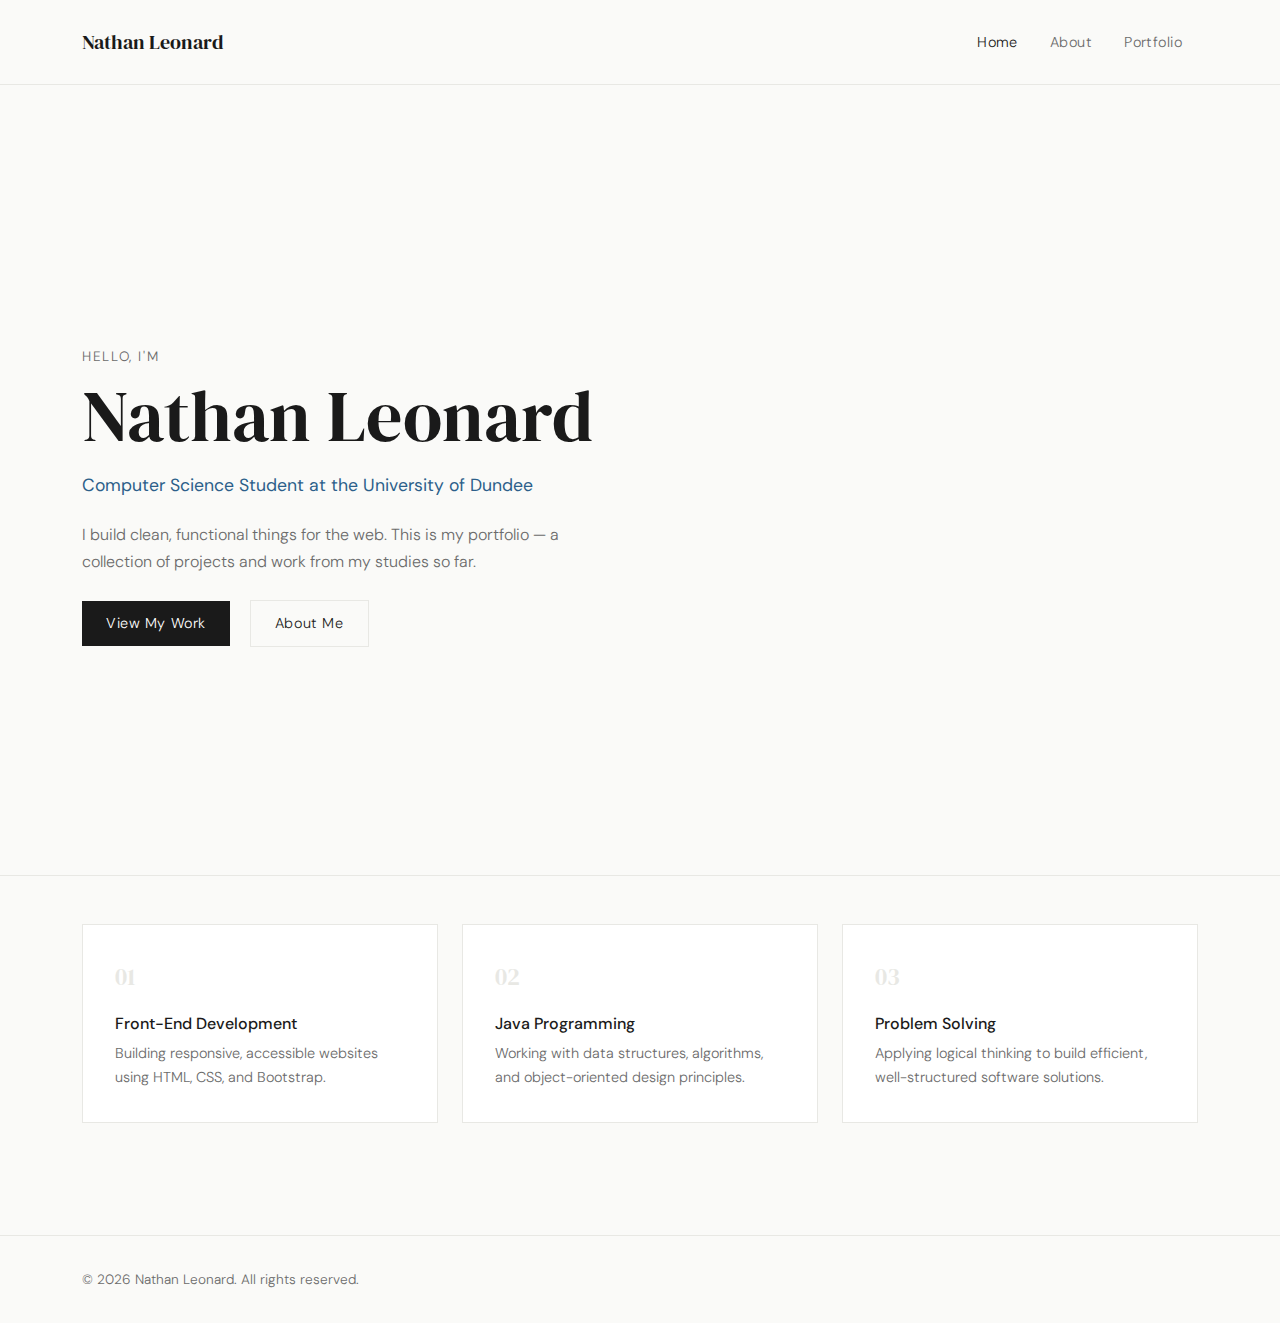
<file: index.html>
<!DOCTYPE html>
<html lang="en">
<head>
  <meta charset="UTF-8" />
  <meta name="viewport" content="width=device-width, initial-scale=1.0" />
  <title>Nathan Leonard</title>
  <link rel="stylesheet" href="https://cdn.jsdelivr.net/npm/bootstrap@5.3.0/dist/css/bootstrap.min.css" />
  <link rel="stylesheet" href="https://fonts.googleapis.com/css2?family=DM+Serif+Display&family=DM+Sans:wght@300;400;500&display=swap" />
  <link rel="stylesheet" href="style.css" />
</head>
<body>

  <nav class="navbar navbar-expand-lg">
    <div class="container">
      <a class="navbar-brand" href="index.html">Nathan Leonard</a>
      <button class="navbar-toggler" type="button" data-bs-toggle="collapse" data-bs-target="#navMenu">
        <span class="navbar-toggler-icon"></span>
      </button>
      <div class="collapse navbar-collapse" id="navMenu">
        <ul class="navbar-nav ms-auto">
          <li class="nav-item"><a class="nav-link active" href="index.html">Home</a></li>
          <li class="nav-item"><a class="nav-link" href="about.html">About</a></li>
          <li class="nav-item"><a class="nav-link" href="portfolio.html">Portfolio</a></li>
        </ul>
      </div>
    </div>
  </nav>

  <section class="hero">
    <div class="container">
      <div class="row align-items-center min-vh-80">
        <div class="col-lg-7">
          <p class="eyebrow">Hello, I'm</p>
          <h1 class="hero-name">Nathan Leonard</h1>
          <p class="hero-sub">Computer Science Student at the University of Dundee</p>
          <p class="hero-desc">I build clean, functional things for the web. This is my portfolio — a collection of projects and work from my studies so far.</p>
          <div class="hero-links mt-4">
            <a href="portfolio.html" class="btn-primary-custom me-3">View My Work</a>
            <a href="about.html" class="btn-outline-custom">About Me</a>
          </div>
        </div>
      </div>
    </div>
  </section>

  <section class="highlights py-5">
    <div class="container">
      <div class="row g-4">
        <div class="col-md-4">
          <div class="highlight-card">
            <span class="highlight-num">01</span>
            <h3>Front-End Development</h3>
            <p>Building responsive, accessible websites using HTML, CSS, and Bootstrap.</p>
          </div>
        </div>
        <div class="col-md-4">
          <div class="highlight-card">
            <span class="highlight-num">02</span>
            <h3>Java Programming</h3>
            <p>Working with data structures, algorithms, and object-oriented design principles.</p>
          </div>
        </div>
        <div class="col-md-4">
          <div class="highlight-card">
            <span class="highlight-num">03</span>
            <h3>Problem Solving</h3>
            <p>Applying logical thinking to build efficient, well-structured software solutions.</p>
          </div>
        </div>
      </div>
    </div>
  </section>

  <footer>
    <div class="container">
      <p>&copy; 2026 Nathan Leonard. All rights reserved.</p>
    </div>
  </footer>

  <script src="https://cdn.jsdelivr.net/npm/bootstrap@5.3.0/dist/js/bootstrap.bundle.min.js"></script>
</body>
</html>
</file>
<file: style.css>
/* ── Variables ── */
:root {
  --bg: #fafaf8;
  --text: #1a1a1a;
  --muted: #6b6b6b;
  --accent: #2c5f8a;
  --border: #e8e8e4;
  --card-bg: #ffffff;
  --font-serif: 'DM Serif Display', serif;
  --font-sans: 'DM Sans', sans-serif;
}

/* ── Base ── */
*, *::before, *::after { box-sizing: border-box; }

body {
  background-color: var(--bg);
  color: var(--text);
  font-family: var(--font-sans);
  font-weight: 300;
  line-height: 1.7;
  margin: 0;
}

/* ── Navbar ── */
.navbar {
  background-color: var(--bg);
  border-bottom: 1px solid var(--border);
  padding: 1.25rem 0;
}

.navbar-brand {
  font-family: var(--font-serif);
  font-size: 1.25rem;
  color: var(--text) !important;
  text-decoration: none;
}

.nav-link {
  font-size: 0.9rem;
  color: var(--muted) !important;
  letter-spacing: 0.03em;
  padding: 0.25rem 1rem !important;
  transition: color 0.2s;
}

.nav-link:hover,
.nav-link.active {
  color: var(--text) !important;
}

/* ── Hero ── */
.hero {
  padding: 6rem 0 4rem;
}

.min-vh-80 {
  min-height: 70vh;
}

.eyebrow {
  font-size: 0.85rem;
  letter-spacing: 0.12em;
  text-transform: uppercase;
  color: var(--muted);
  margin-bottom: 0.5rem;
}

.hero-name {
  font-family: var(--font-serif);
  font-size: clamp(2.5rem, 6vw, 4.5rem);
  line-height: 1.1;
  margin-bottom: 1rem;
  color: var(--text);
}

.hero-sub {
  font-size: 1.1rem;
  color: var(--accent);
  margin-bottom: 1.25rem;
  font-weight: 400;
}

.hero-desc {
  font-size: 1rem;
  color: var(--muted);
  max-width: 480px;
}

.btn-primary-custom {
  display: inline-block;
  background-color: var(--text);
  color: #fff;
  text-decoration: none;
  padding: 0.65rem 1.5rem;
  font-size: 0.9rem;
  font-family: var(--font-sans);
  letter-spacing: 0.04em;
  transition: background-color 0.2s;
}

.btn-primary-custom:hover {
  background-color: var(--accent);
  color: #fff;
}

.btn-outline-custom {
  display: inline-block;
  border: 1px solid var(--border);
  color: var(--text);
  text-decoration: none;
  padding: 0.65rem 1.5rem;
  font-size: 0.9rem;
  font-family: var(--font-sans);
  letter-spacing: 0.04em;
  transition: border-color 0.2s, color 0.2s;
}

.btn-outline-custom:hover {
  border-color: var(--text);
  color: var(--text);
}

/* ── Highlights ── */
.highlights {
  border-top: 1px solid var(--border);
}

.highlight-card {
  padding: 2rem;
  border: 1px solid var(--border);
  background: var(--card-bg);
  height: 100%;
}

.highlight-num {
  display: block;
  font-family: var(--font-serif);
  font-size: 1.5rem;
  color: var(--border);
  margin-bottom: 1rem;
}

.highlight-card h3 {
  font-size: 1rem;
  font-weight: 500;
  margin-bottom: 0.5rem;
}

.highlight-card p {
  font-size: 0.9rem;
  color: var(--muted);
  margin: 0;
}

/* ── Page Header ── */
.page-header {
  padding: 5rem 0 3rem;
  border-bottom: 1px solid var(--border);
}

.page-header h1 {
  font-family: var(--font-serif);
  font-size: clamp(2rem, 5vw, 3.5rem);
  margin-bottom: 0.5rem;
}

.page-sub {
  color: var(--muted);
  font-size: 1rem;
  margin: 0;
}

/* ── About Page ── */
.about-img {
  width: 100%;
  height: 500px;
  object-fit: cover;
  display: block;
}

.section-heading {
  font-family: var(--font-serif);
  font-size: 2rem;
  margin-bottom: 1.25rem;
}

.skills-heading {
  font-size: 1rem;
  font-weight: 500;
  letter-spacing: 0.05em;
  text-transform: uppercase;
  color: var(--muted);
}

.skill-tag {
  display: inline-block;
  background: var(--bg);
  border: 1px solid var(--border);
  padding: 0.3rem 0.75rem;
  font-size: 0.8rem;
  color: var(--text);
  letter-spacing: 0.03em;
}

.edu-item {
  border-left: 2px solid var(--border);
  padding-left: 1.25rem;
}

.edu-year {
  font-size: 0.8rem;
  color: var(--muted);
  margin-bottom: 0.1rem;
  letter-spacing: 0.05em;
}

.edu-title {
  font-weight: 500;
  margin-bottom: 0.1rem;
}

.edu-place {
  font-size: 0.9rem;
  color: var(--muted);
  margin: 0;
}

/* ── Portfolio Grid ── */
.project-card {
  background: var(--card-bg);
  border: 1px solid var(--border);
  overflow: hidden;
  height: 100%;
  display: flex;
  flex-direction: column;
}

.project-img {
  width: 100%;
  height: 200px;
  object-fit: cover;
  display: block;
}

.project-body {
  padding: 1.5rem;
  flex: 1;
  display: flex;
  flex-direction: column;
}

.project-tag {
  font-size: 0.75rem;
  letter-spacing: 0.08em;
  text-transform: uppercase;
  color: var(--accent);
  margin-bottom: 0.5rem;
  display: block;
}

.project-title {
  font-size: 1rem;
  font-weight: 500;
  margin-bottom: 0.5rem;
}

.project-desc {
  font-size: 0.875rem;
  color: var(--muted);
  margin: 0;
  flex: 1;
}

/* ── Footer ── */
footer {
  border-top: 1px solid var(--border);
  padding: 2rem 0;
  margin-top: 4rem;
}

footer p {
  font-size: 0.85rem;
  color: var(--muted);
  margin: 0;
}

/* ── Responsive ── */
@media (max-width: 768px) {
  .hero {
    padding: 4rem 0 2rem;
  }

  .min-vh-80 {
    min-height: auto;
  }

  .about-img {
    height: 300px;
    margin-bottom: 2rem;
  }

  .highlight-card {
    padding: 1.5rem;
  }
}

@media (max-width: 576px) {
  .hero-name {
    font-size: 2.2rem;
  }

  .btn-primary-custom,
  .btn-outline-custom {
    display: block;
    text-align: center;
    margin-bottom: 0.75rem;
  }

  .btn-primary-custom {
    margin-right: 0 !important;
  }
}
</file>
